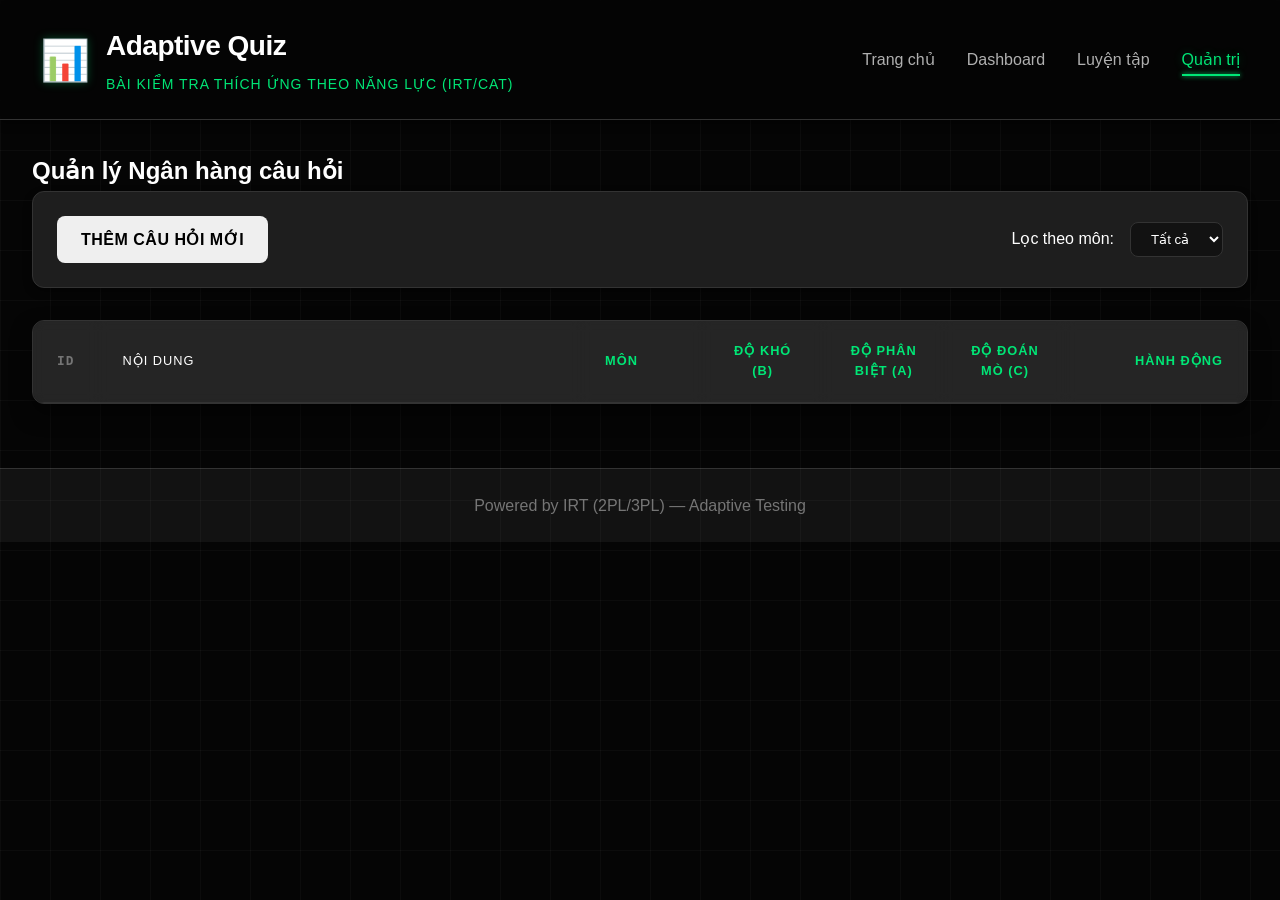
<file: frontend/pages/admin/index.html>
<!DOCTYPE html>
<html lang="vi">
<head>
    <meta charset="UTF-8">
    <meta name="viewport" content="width=device-width, initial-scale=1.0">
    <title>Quản lý Ngân hàng câu hỏi</title>
    <link rel="stylesheet" href="../../css/global.css">
    <link rel="stylesheet" href="style.css">
</head>
<body>
    <!-- Header -->
    <div id="header-placeholder"></div>

    <div class="container">
        <div class="page-header">
            <h2>Quản lý Ngân hàng câu hỏi</h2>
        </div>

            <div class="actions">
                <button id="add-btn" class="btn primary">Thêm câu hỏi mới</button>
                <div class="filter-group">
                    <label for="category-filter">Lọc theo môn:</label>
                    <select id="category-filter">
                        <option value="">Tất cả</option>
                        <!-- Categories will be populated here -->
                    </select>
                </div>
            </div>

            <div class="table-container">
                <table id="questions-table">
                    <thead>
                        <tr>
                            <th>ID</th>
                            <th>Nội dung</th>
                            <th>Môn</th>
                            <th>Độ khó (b)</th>
                            <th>Độ phân biệt (a)</th>
                            <th>Độ đoán mò (c)</th>
                            <th>Hành động</th>
                        </tr>
                    </thead>
                    <tbody>
                        <!-- Questions will be populated here -->
                    </tbody>
                </table>
            </div>
        </div>

        <main>
    </div>

    <!-- Modal for Add/Edit -->
    <div id="question-modal" class="modal">
        <div class="modal-content">
            <span class="close">&times;</span>
            <h2 id="modal-title">Thêm câu hỏi</h2>
            <form id="question-form">
                <div class="form-group">
                    <label for="item_id">ID Câu hỏi (Tự động nếu trống):</label>
                    <input type="text" id="item_id" name="item_id">
                </div>
                <div class="form-group">
                    <label for="category">Môn học:</label>
                    <select id="category" name="category" required>
                        <!-- Categories will be populated here -->
                    </select>
                </div>
                <div class="form-group">
                    <label for="stem">Nội dung câu hỏi:</label>
                    <textarea id="stem" name="stem" rows="3" required></textarea>
                </div>
                
                <div class="form-group">
                    <label>Các lựa chọn:</label>
                    <div class="choice-input">
                        <input type="radio" name="correct" value="0" required>
                        <input type="text" name="choice_0" placeholder="Lựa chọn A" required>
                    </div>
                    <div class="choice-input">
                        <input type="radio" name="correct" value="1">
                        <input type="text" name="choice_1" placeholder="Lựa chọn B" required>
                    </div>
                    <div class="choice-input">
                        <input type="radio" name="correct" value="2">
                        <input type="text" name="choice_2" placeholder="Lựa chọn C" required>
                    </div>
                    <div class="choice-input">
                        <input type="radio" name="correct" value="3">
                        <input type="text" name="choice_3" placeholder="Lựa chọn D" required>
                    </div>
                </div>

                <div class="form-row">
                    <div class="form-group">
                        <label for="params_a">Độ phân biệt (a):</label>
                        <input type="number" id="params_a" name="params_a" step="0.1" value="1.0" required>
                    </div>
                    <div class="form-group">
                        <label for="params_b">Độ khó (b):</label>
                        <input type="number" id="params_b" name="params_b" step="0.1" value="0.0" required>
                    </div>
                    <div class="form-group">
                        <label for="params_c">Độ đoán mò (c):</label>
                        <input type="number" id="params_c" name="params_c" step="0.01" value="0.0">
                    </div>
                </div>

                <div class="form-actions">
                    <button type="submit" class="btn primary">Lưu</button>
                    <button type="button" class="btn secondary close-btn">Hủy</button>
                </div>
            </form>
        </div>
    </div>

    <!-- Footer -->
    <div id="footer-placeholder"></div>

    <script src="../../js/components.js"></script>
    <script src="script.js"></script>
</body>
</html>
</file>
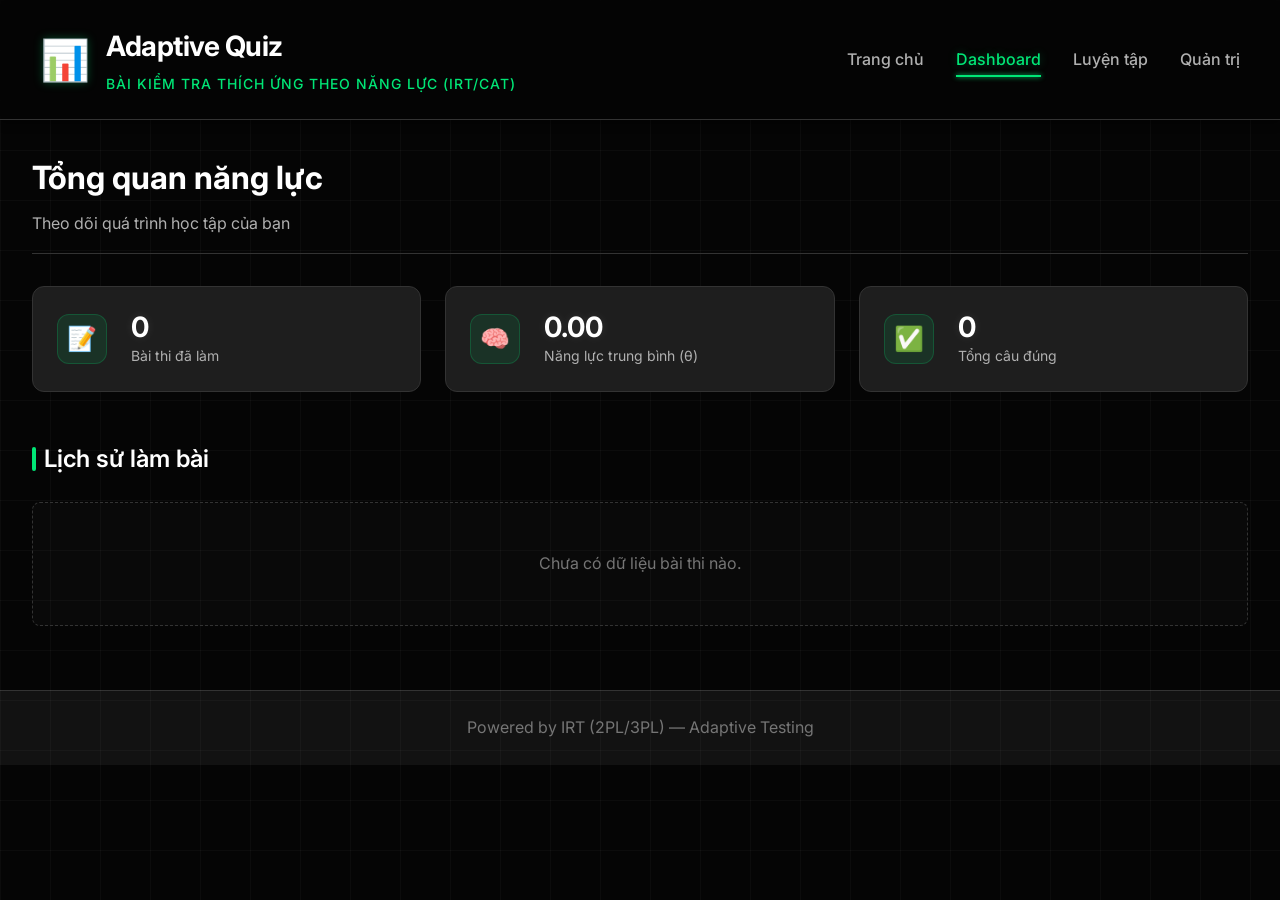
<file: frontend/pages/dashboard/index.html>
<!DOCTYPE html>
<html lang="vi">
<head>
    <meta charset="UTF-8">
    <meta name="viewport" content="width=device-width, initial-scale=1.0">
    <title>Adaptive Quiz - Dashboard</title>
    <link rel="stylesheet" href="../../css/global.css">
    <link rel="stylesheet" href="./dashboard.css">
    <link rel="preconnect" href="https://fonts.googleapis.com">
    <link rel="preconnect" href="https://fonts.gstatic.com" crossorigin>
    <link href="https://fonts.googleapis.com/css2?family=Inter:wght@300;400;500;600;700&display=swap" rel="stylesheet">
</head>
<body>
    <!-- Header -->
    <div id="header-placeholder"></div>

    <!-- Main Container -->
    <main class="container">
        <!-- Dashboard Screen -->
        <section id="dashboard-screen" class="screen dashboard-screen">
            <div class="dashboard-header">
                <h2>Tổng quan năng lực</h2>
                <p>Theo dõi quá trình học tập của bạn</p>
            </div>
            
            <div class="stats-overview">
                <div class="stat-box">
                    <div class="stat-box-icon">📝</div>
                    <div class="stat-box-info">
                        <span class="stat-box-value" id="dash-total-quizzes">0</span>
                        <span class="stat-box-label">Bài thi đã làm</span>
                    </div>
                </div>
                <div class="stat-box">
                    <div class="stat-box-icon">🧠</div>
                    <div class="stat-box-info">
                        <span class="stat-box-value" id="dash-avg-theta">0.00</span>
                        <span class="stat-box-label">Năng lực trung bình (θ)</span>
                    </div>
                </div>
                <div class="stat-box">
                    <div class="stat-box-icon">✅</div>
                    <div class="stat-box-info">
                        <span class="stat-box-value" id="dash-total-correct">0</span>
                        <span class="stat-box-label">Tổng câu đúng</span>
                    </div>
                </div>
            </div>

            <div class="recent-activity">
                <h3>Lịch sử làm bài</h3>
                <div class="activity-list" id="activity-list">
                    <!-- Activity items will be injected here -->
                    <div class="empty-state">Chưa có dữ liệu bài thi nào.</div>
                </div>
            </div>
        </section>
    </main>

    <!-- Footer -->
    <div id="footer-placeholder"></div>

    <script src="../../js/components.js"></script>
    <script src="../../js/common.js"></script>
    <script src="./dashboard.js"></script>
</body>
</html>
</file>
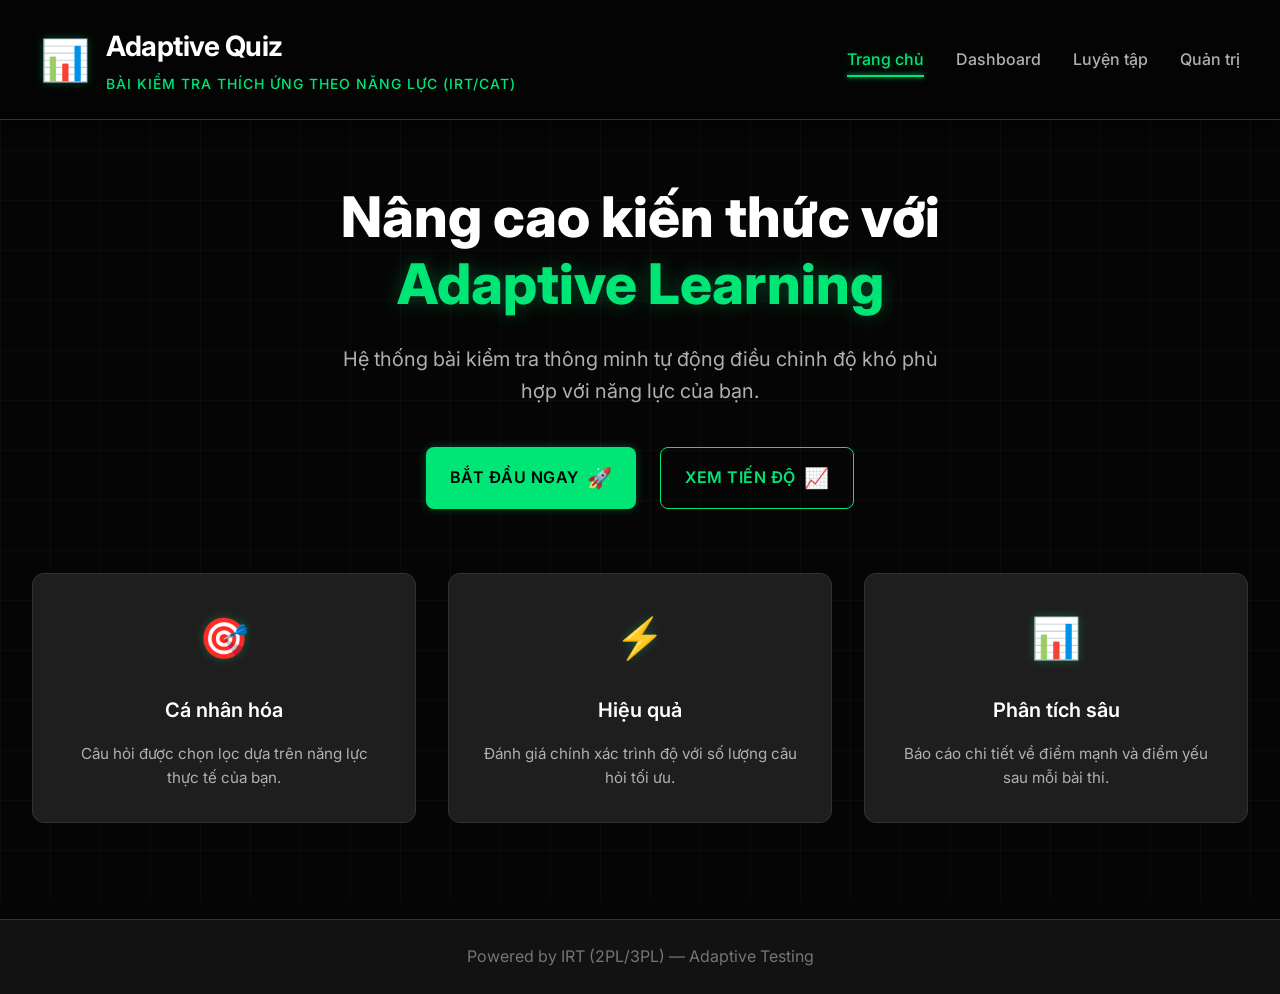
<file: frontend/pages/home/index.html>
<!DOCTYPE html>
<html lang="vi">
<head>
    <meta charset="UTF-8">
    <meta name="viewport" content="width=device-width, initial-scale=1.0">
    <title>Adaptive Quiz - Trang chủ</title>
    <link rel="stylesheet" href="../../css/global.css">
    <link rel="stylesheet" href="./home.css">
    <link rel="preconnect" href="https://fonts.googleapis.com">
    <link rel="preconnect" href="https://fonts.gstatic.com" crossorigin>
    <link href="https://fonts.googleapis.com/css2?family=Inter:wght@300;400;500;600;700&display=swap" rel="stylesheet">
</head>
<body>
    <!-- Header -->
    <div id="header-placeholder"></div>

    <!-- Main Container -->
    <main class="container">
        <!-- Home Screen -->
        <section id="home-screen" class="screen home-screen">
            <div class="hero-section">
                <h1 class="hero-title">Nâng cao kiến thức với<br><span class="highlight">Adaptive Learning</span></h1>
                <p class="hero-subtitle">Hệ thống bài kiểm tra thông minh tự động điều chỉnh độ khó phù hợp với năng lực của bạn.</p>
                <div class="hero-actions">
                    <a href="../quiz/index.html" class="btn btn-primary btn-large" style="text-decoration: none;">
                        <span class="btn-text">Bắt đầu ngay</span>
                        <span class="btn-icon">🚀</span>
                    </a>
                    <a href="../dashboard/index.html" class="btn btn-secondary btn-large" style="text-decoration: none;">
                        <span class="btn-text">Xem tiến độ</span>
                        <span class="btn-icon">📈</span>
                    </a>
                </div>
            </div>
            <div class="features-grid">
                <div class="feature-card">
                    <div class="feature-icon">🎯</div>
                    <h3>Cá nhân hóa</h3>
                    <p>Câu hỏi được chọn lọc dựa trên năng lực thực tế của bạn.</p>
                </div>
                <div class="feature-card">
                    <div class="feature-icon">⚡</div>
                    <h3>Hiệu quả</h3>
                    <p>Đánh giá chính xác trình độ với số lượng câu hỏi tối ưu.</p>
                </div>
                <div class="feature-card">
                    <div class="feature-icon">📊</div>
                    <h3>Phân tích sâu</h3>
                    <p>Báo cáo chi tiết về điểm mạnh và điểm yếu sau mỗi bài thi.</p>
                </div>
            </div>
        </section>
    </main>

    <!-- Footer -->
    <div id="footer-placeholder"></div>

    <script src="../../js/components.js"></script>
    <script src="../../js/common.js"></script>
</body>
</html>
</file>
<file: frontend/css/global.css>
/* ===== CSS Variables ===== */
:root {
  /* Backgrounds */
  --bg-primary: #050505;
  --bg-secondary: #121212;
  --bg-card: #1e1e1e;
  --bg-card-hover: #252525;

  /* Text */
  --text-primary: #ffffff;
  --text-secondary: #b0b0b0;
  --text-muted: #757575;

  /* Accents - Green */
  --primary: #00e676;
  --primary-hover: #00c853;
  --primary-light: #69f0ae;
  --primary-glow: rgba(0, 230, 118, 0.3);

  /* Secondary Accents */
  --secondary: #00b0ff; /* Keeping a secondary blue for contrast if needed, or map to green */

  /* Status */
  --success: #00e676;
  --success-light: #69f0ae;
  --error: #ff5252;
  --error-light: #ff8a80;
  --warning: #ffab40;
  --info: #00b0ff;

  /* Borders & Shadows */
  --border: #333333;
  --border-light: #444444;
  --shadow-sm: 0 2px 4px rgba(0, 0, 0, 0.3);
  --shadow-md: 0 4px 8px rgba(0, 0, 0, 0.4);
  --shadow-lg: 0 10px 20px rgba(0, 0, 0, 0.5);
  --shadow-glow: 0 0 15px var(--primary-glow);

  /* Layout */
  --radius-sm: 4px;
  --radius-md: 8px;
  --radius-lg: 12px;
  --radius-xl: 16px;
  --transition: all 0.3s cubic-bezier(0.4, 0, 0.2, 1);
}

/* ===== Reset & Base Styles ===== */
* {
  box-sizing: border-box;
  margin: 0;
  padding: 0;
}

html {
  font-size: 16px;
  scroll-behavior: smooth;
}

body {
  font-family: "Inter", -apple-system, BlinkMacSystemFont, "Segoe UI", Roboto,
    sans-serif;
  background-color: var(--bg-primary);
  color: var(--text-primary);
  line-height: 1.6;
  min-height: 100vh;
  padding: 0;
  margin: 0;
  overflow-x: hidden;
}

/* Background Pattern - Subtle Grid */
body::before {
  content: "";
  position: fixed;
  top: 0;
  left: 0;
  width: 100%;
  height: 100%;
  background-image: linear-gradient(
      rgba(255, 255, 255, 0.03) 1px,
      transparent 1px
    ),
    linear-gradient(90deg, rgba(255, 255, 255, 0.03) 1px, transparent 1px);
  background-size: 50px 50px;
  pointer-events: none;
  z-index: 0;
}

/* ===== Layout ===== */
.app-header {
  background: rgba(5, 5, 5, 0.9);
  backdrop-filter: blur(10px);
  border-bottom: 1px solid var(--border);
  padding: 1.5rem 2rem;
  position: sticky;
  top: 0;
  z-index: 100;
  box-shadow: var(--shadow-md);
}

.header-content {
  max-width: 1200px;
  margin: 0 auto;
  display: flex;
  justify-content: space-between;
  align-items: center;
}

.logo-section {
  display: flex;
  align-items: center;
  gap: 1rem;
}

.logo-icon {
  font-size: 2.5rem;
  filter: drop-shadow(0 0 5px var(--primary-glow));
}

.app-header h1 {
  font-size: 1.75rem;
  font-weight: 700;
  color: var(--text-primary);
  margin: 0;
  letter-spacing: -0.5px;
}

.subtitle {
  color: var(--primary);
  font-size: 0.875rem;
  margin-top: 0.25rem;
  font-weight: 500;
  text-transform: uppercase;
  letter-spacing: 1px;
}

.container {
  max-width: 100%;
  margin: 2rem auto;
  padding: 0 2rem;
  position: relative;
  z-index: 1;
}

.app-footer {
  background: var(--bg-secondary);
  border-top: 1px solid var(--border);
  padding: 1.5rem;
  text-align: center;
  color: var(--text-muted);
  margin-top: 4rem;
}

.footer-content {
  max-width: 1200px;
  margin: 0 auto;
}

/* ===== Navigation ===== */
.main-nav {
  margin-left: auto;
}

.nav-list {
  display: flex;
  list-style: none;
  gap: 2rem;
  margin: 0;
  padding: 0;
}

.nav-link {
  color: var(--text-secondary);
  text-decoration: none;
  font-weight: 500;
  font-size: 1rem;
  padding: 0.5rem 0;
  position: relative;
  transition: var(--transition);
}

.nav-link:hover,
.nav-link.active {
  color: var(--primary);
  text-shadow: 0 0 10px var(--primary-glow);
}

.nav-link::after {
  content: "";
  position: absolute;
  bottom: 0;
  left: 0;
  width: 0;
  height: 2px;
  background: var(--primary);
  box-shadow: 0 0 5px var(--primary);
  transition: width 0.3s ease;
}

.nav-link:hover::after,
.nav-link.active::after {
  width: 100%;
}

/* ===== Card Styles ===== */
.card {
  background: var(--bg-card);
  border: 1px solid var(--border);
  border-radius: var(--radius-lg);
  padding: 2rem;
  margin-bottom: 2rem;
  box-shadow: var(--shadow-md);
  transition: var(--transition);
  animation: slideIn 0.5s ease-out;
}

@keyframes slideIn {
  from {
    opacity: 0;
    transform: translateY(20px);
  }
  to {
    opacity: 1;
    transform: translateY(0);
  }
}

.card:hover {
  border-color: var(--primary);
  box-shadow: var(--shadow-glow);
  transform: translateY(-2px);
}

.card-header {
  margin-bottom: 2rem;
  border-bottom: 1px solid var(--border);
  padding-bottom: 1rem;
}

.card-header h2 {
  font-size: 1.75rem;
  font-weight: 600;
  margin-bottom: 0.5rem;
  color: var(--text-primary);
}

.card-description {
  color: var(--text-secondary);
  font-size: 0.95rem;
}

.card-body {
  margin-bottom: 2rem;
}

.card-footer {
  display: flex;
  justify-content: center;
  gap: 1rem;
}

/* ===== Form Styles ===== */
.form-group {
  margin-bottom: 1.5rem;
}

.form-label {
  display: block;
  margin-bottom: 0.75rem;
}

.label-text {
  display: block;
  font-weight: 500;
  color: var(--text-primary);
  margin-bottom: 0.25rem;
}

.label-hint {
  display: block;
  font-size: 0.875rem;
  color: var(--text-muted);
}

.input-wrapper {
  position: relative;
  display: flex;
  align-items: center;
}

.form-input {
  width: 100%;
  background: var(--bg-secondary);
  border: 1px solid var(--border);
  border-radius: var(--radius-md);
  padding: 0.875rem 1rem 0.875rem 3rem;
  color: var(--text-primary);
  font-size: 1rem;
  transition: var(--transition);
  outline: none;
}

.form-input:focus {
  border-color: var(--primary);
  box-shadow: 0 0 0 2px var(--primary-glow);
  background: var(--bg-card);
}

.input-icon {
  position: absolute;
  left: 1rem;
  font-size: 1.25rem;
  pointer-events: none;
  color: var(--text-muted);
}

.form-input:focus + .input-icon {
  color: var(--primary);
}

.info-box {
  background: rgba(30, 30, 30, 0.5);
  border: 1px solid var(--border);
  border-left: 4px solid var(--primary);
  border-radius: var(--radius-md);
  padding: 1rem;
  display: flex;
  gap: 1rem;
  margin-top: 1.5rem;
}

.info-icon {
  font-size: 1.5rem;
  flex-shrink: 0;
}

.info-content {
  color: var(--text-secondary);
  font-size: 0.9rem;
  line-height: 1.5;
}

.info-content strong {
  color: var(--primary);
}

/* ===== Button Styles ===== */
.btn {
  display: inline-flex;
  align-items: center;
  justify-content: center;
  gap: 0.5rem;
  padding: 0.875rem 1.5rem;
  border: none;
  border-radius: var(--radius-md);
  font-size: 1rem;
  font-weight: 600;
  cursor: pointer;
  transition: var(--transition);
  outline: none;
  font-family: inherit;
  position: relative;
  overflow: hidden;
  text-transform: uppercase;
  letter-spacing: 0.5px;
}

.btn-primary {
  background: var(--primary);
  color: #000000;
  box-shadow: 0 0 10px var(--primary-glow);
}

.btn-primary:hover:not(:disabled) {
  background: var(--primary-hover);
  box-shadow: 0 0 20px var(--primary-glow);
  transform: translateY(-2px);
}

.btn-primary:active:not(:disabled) {
  transform: translateY(0);
}

.btn-secondary {
  background: transparent;
  color: var(--primary);
  border: 1px solid var(--primary);
}

.btn-secondary:hover:not(:disabled) {
  background: rgba(0, 230, 118, 0.1);
  box-shadow: 0 0 10px var(--primary-glow);
}

.btn-hint {
  background: transparent;
  color: var(--warning);
  border: 1px solid var(--warning);
}

.btn-hint:hover:not(:disabled) {
  background: rgba(255, 171, 64, 0.1);
  box-shadow: 0 0 10px rgba(255, 171, 64, 0.3);
  transform: translateY(-2px);
}

.btn-hint:disabled {
  opacity: 0.3;
  cursor: not-allowed;
}

.choice-item.hinted {
  border-color: var(--warning) !important;
  background: rgba(255, 171, 64, 0.15) !important;
  box-shadow: 0 0 0 2px rgba(255, 171, 64, 0.3),
    0 0 15px rgba(255, 171, 64, 0.2) !important;
  animation: hintPulse 1s ease-out;
}

@keyframes hintPulse {
  0%,
  100% {
    transform: scale(1);
  }
  50% {
    transform: scale(1.02);
  }
}

.btn-icon {
  font-size: 1.25rem;
}

/* ===== Loading Overlay ===== */
.loading-overlay {
  position: fixed;
  top: 0;
  left: 0;
  right: 0;
  bottom: 0;
  background: rgba(5, 5, 5, 0.9);
  backdrop-filter: blur(5px);
  display: flex;
  flex-direction: column;
  align-items: center;
  justify-content: center;
  z-index: 2000;
  gap: 1rem;
}

.loading-overlay.hidden {
  display: none;
}

.loading-overlay p {
  color: var(--primary);
  font-size: 1.1rem;
  font-weight: 500;
  letter-spacing: 1px;
}

.loading-spinner {
  width: 50px;
  height: 50px;
  border: 2px solid var(--bg-card);
  border-top-color: var(--primary);
  border-radius: 50%;
  animation: spin 1s linear infinite;
  box-shadow: 0 0 15px var(--primary-glow);
}

@keyframes spin {
  to {
    transform: rotate(360deg);
  }
}

/* ===== Utility Classes ===== */
.hidden {
  display: none !important;
}

.screen {
  animation: slideIn 0.5s ease-out;
}

/* ===== Responsive Design ===== */
@media (max-width: 768px) {
  .container {
    padding: 0 1rem;
  }

  .card {
    padding: 1.5rem;
  }

  .app-header {
    padding: 1rem 1.5rem;
  }

  .app-header h1 {
    font-size: 1.5rem;
  }

  .header-content {
    flex-direction: column;
    gap: 1rem;
  }

  .main-nav {
    width: 100%;
    margin-left: 0;
    overflow-x: auto;
  }

  .nav-list {
    justify-content: center;
    gap: 1.5rem;
    padding-bottom: 0.5rem;
  }
}

@media (max-width: 480px) {
  .logo-section {
    flex-direction: column;
    align-items: flex-start;
    gap: 0.5rem;
  }

  .logo-icon {
    font-size: 2rem;
  }
}
</file>
<file: frontend/pages/admin/style.css>
/* Admin specific styles */

.actions {
    display: flex;
    justify-content: space-between;
    align-items: center;
    margin-bottom: 2rem;
    background: var(--bg-card);
    padding: 1.5rem;
    border-radius: var(--radius-lg);
    border: 1px solid var(--border);
    box-shadow: var(--shadow-md);
    transition: var(--transition);
}

.actions:hover {
    border-color: var(--primary-glow);
    box-shadow: var(--shadow-glow);
}

.filter-group {
    display: flex;
    align-items: center;
    gap: 1rem;
    color: var(--text-primary);
    font-weight: 500;
}

.filter-group select {
    padding: 0.5rem 1rem;
    border-radius: var(--radius-md);
    background: var(--bg-secondary);
    border: 1px solid var(--border);
    color: var(--text-primary);
    outline: none;
    transition: var(--transition);
    cursor: pointer;
}

.filter-group select:focus {
    border-color: var(--primary);
    box-shadow: 0 0 0 2px var(--primary-glow);
}

.table-container {
    overflow-x: auto;
    background-color: var(--bg-card);
    border-radius: var(--radius-lg);
    border: 1px solid var(--border);
    box-shadow: var(--shadow-lg);
    animation: slideIn 0.5s ease-out;
}

table {
    width: 100%;
    border-collapse: separate;
    border-spacing: 0;
    color: var(--text-primary);
}

th, td {
    padding: 1.25rem 1.5rem;
    text-align: left;
    border-bottom: 1px solid var(--border);
    transition: background-color 0.2s;
}

th {
    background-color: rgba(255, 255, 255, 0.03);
    color: var(--primary);
    font-weight: 600;
    text-transform: uppercase;
    font-size: 0.8rem;
    letter-spacing: 1px;
    position: sticky;
    top: 0;
    backdrop-filter: blur(5px);
}

tr:last-child td {
    border-bottom: none;
}

tr:hover td {
    background-color: rgba(255, 255, 255, 0.02);
}

td {
    color: var(--text-secondary);
    font-size: 0.95rem;
}

/* Specific column widths */
th:nth-child(1), td:nth-child(1) { width: 5%; font-family: monospace; color: var(--text-muted); } /* ID */
th:nth-child(2), td:nth-child(2) { width: 40%; font-weight: 500; color: var(--text-primary); } /* Content */
th:nth-child(3), td:nth-child(3) { width: 10%; } /* Category */
th:nth-child(4), td:nth-child(4) { width: 10%; text-align: center; } /* Difficulty (b) */
th:nth-child(5), td:nth-child(5) { width: 10%; text-align: center; } /* Discrimination (a) */
th:nth-child(6), td:nth-child(6) { width: 10%; text-align: center; } /* Guessing (c) */
th:nth-child(7), td:nth-child(7) { width: 15%; text-align: right; } /* Actions */

.btn-sm {
    padding: 0.5rem 1rem;
    font-size: 0.85rem;
    margin-left: 0.5rem;
    border-radius: var(--radius-sm);
    font-weight: 600;
    transition: var(--transition);
    border: 1px solid transparent;
}

.btn-edit {
    background-color: rgba(255, 171, 64, 0.1);
    color: var(--warning);
    border-color: rgba(255, 171, 64, 0.2);
}

.btn-edit:hover {
    background-color: var(--warning);
    color: #000;
    box-shadow: 0 0 10px rgba(255, 171, 64, 0.4);
}

.btn-delete {
    background-color: rgba(255, 82, 82, 0.1);
    color: var(--error);
    border-color: rgba(255, 82, 82, 0.2);
}

.btn-delete:hover {
    background-color: var(--error);
    color: #fff;
    box-shadow: 0 0 10px rgba(255, 82, 82, 0.4);
}

/* Modal Styles */
.modal {
    display: none; 
    position: fixed; 
    z-index: 2000; 
    left: 0;
    top: 0;
    width: 100%; 
    height: 100%; 
    overflow: auto; 
    background-color: rgba(0, 0, 0, 0.8); 
    backdrop-filter: blur(8px);
    animation: fadeIn 0.3s ease-out;
}

@keyframes fadeIn {
    from { opacity: 0; }
    to { opacity: 1; }
}

.modal-content {
    background-color: var(--bg-card);
    margin: 5% auto; 
    padding: 2.5rem;
    border: 1px solid var(--border);
    width: 90%; 
    max-width: 700px;
    border-radius: var(--radius-xl);
    position: relative;
    box-shadow: var(--shadow-lg);
    color: var(--text-primary);
    animation: slideUp 0.4s cubic-bezier(0.16, 1, 0.3, 1);
}

@keyframes slideUp {
    from { transform: translateY(50px); opacity: 0; }
    to { transform: translateY(0); opacity: 1; }
}

.close {
    color: var(--text-muted);
    float: right;
    font-size: 2rem;
    font-weight: bold;
    cursor: pointer;
    transition: var(--transition);
    line-height: 1;
}

.close:hover {
    color: var(--primary);
    transform: rotate(90deg);
}

.modal h2 {
    margin-top: 0;
    margin-bottom: 2rem;
    font-size: 1.5rem;
    color: var(--primary);
    border-bottom: 1px solid var(--border);
    padding-bottom: 1rem;
}

.form-group {
    margin-bottom: 1.5rem;
}

.form-group label {
    display: block;
    margin-bottom: 0.5rem;
    font-weight: 500;
    color: var(--text-secondary);
    font-size: 0.9rem;
}

.form-group input[type="text"],
.form-group input[type="number"],
.form-group select,
.form-group textarea {
    width: 100%;
    padding: 1rem;
    border: 1px solid var(--border);
    border-radius: var(--radius-md);
    background-color: var(--bg-secondary);
    color: var(--text-primary);
    font-family: inherit;
    font-size: 1rem;
    transition: var(--transition);
}

.form-group input:focus,
.form-group select:focus,
.form-group textarea:focus {
    border-color: var(--primary);
    outline: none;
    box-shadow: 0 0 0 2px var(--primary-glow);
    background-color: rgba(255, 255, 255, 0.03);
}

.form-group input:read-only {
    opacity: 0.7;
    cursor: not-allowed;
    border-style: dashed;
}

.choice-input {
    display: flex;
    align-items: center;
    gap: 1rem;
    margin-bottom: 1rem;
    background: var(--bg-secondary);
    padding: 0.5rem 1rem;
    border-radius: var(--radius-md);
    border: 1px solid transparent;
    transition: var(--transition);
}

.choice-input:focus-within {
    border-color: var(--primary);
    background: rgba(255, 255, 255, 0.03);
}

.choice-input input[type="radio"] {
    accent-color: var(--primary);
    width: 1.25rem;
    height: 1.25rem;
    cursor: pointer;
}

.choice-input input[type="text"] {
    flex-grow: 1;
    border: none;
    background: transparent;
    padding: 0.5rem;
    color: var(--text-primary);
}

.choice-input input[type="text"]:focus {
    box-shadow: none;
}

.form-row {
    display: grid;
    grid-template-columns: repeat(auto-fit, minmax(150px, 1fr));
    gap: 1.5rem;
}

.form-actions {
    text-align: right;
    margin-top: 2.5rem;
    display: flex;
    justify-content: flex-end;
    gap: 1rem;
    border-top: 1px solid var(--border);
    padding-top: 1.5rem;
}
</file>
<file: frontend/pages/dashboard/dashboard.css>
/* ===== Dashboard Screen ===== */
.dashboard-screen {
    animation: fadeIn 0.5s ease-out;
}

.dashboard-header {
    margin-bottom: 2rem;
    border-bottom: 1px solid var(--border);
    padding-bottom: 1rem;
}

.dashboard-header h2 {
    font-size: 2rem;
    font-weight: 700;
    margin-bottom: 0.5rem;
    color: var(--text-primary);
}

.dashboard-header p {
    color: var(--text-secondary);
}

.stats-overview {
    display: grid;
    grid-template-columns: repeat(auto-fit, minmax(200px, 1fr));
    gap: 1.5rem;
    margin-bottom: 3rem;
}

.stat-box {
    background: var(--bg-card);
    border: 1px solid var(--border);
    border-radius: var(--radius-lg);
    padding: 1.5rem;
    display: flex;
    align-items: center;
    gap: 1.5rem;
    transition: var(--transition);
}

.stat-box:hover {
    transform: translateY(-3px);
    border-color: var(--primary);
    box-shadow: var(--shadow-glow);
}

.stat-box-icon {
    width: 50px;
    height: 50px;
    background: rgba(0, 230, 118, 0.1);
    border-radius: 12px;
    display: flex;
    align-items: center;
    justify-content: center;
    font-size: 1.5rem;
    color: var(--primary);
    border: 1px solid rgba(0, 230, 118, 0.2);
}

.stat-box-info {
    display: flex;
    flex-direction: column;
}

.stat-box-value {
    font-size: 1.75rem;
    font-weight: 700;
    color: var(--text-primary);
    line-height: 1.2;
    text-shadow: 0 0 10px rgba(255, 255, 255, 0.1);
}

.stat-box-label {
    font-size: 0.875rem;
    color: var(--text-secondary);
}

.recent-activity h3 {
    font-size: 1.5rem;
    font-weight: 600;
    margin-bottom: 1.5rem;
    color: var(--text-primary);
    display: flex;
    align-items: center;
    gap: 0.5rem;
}

.recent-activity h3::before {
    content: '';
    display: block;
    width: 4px;
    height: 24px;
    background: var(--primary);
    border-radius: 2px;
}

.activity-list {
    display: flex;
    flex-direction: column;
    gap: 1rem;
}

.activity-item {
    background: var(--bg-card);
    border: 1px solid var(--border);
    border-radius: var(--radius-md);
    padding: 1rem 1.5rem;
    display: flex;
    align-items: center;
    justify-content: space-between;
    transition: var(--transition);
}

.activity-item:hover {
    background: var(--bg-card-hover);
    border-color: var(--primary);
    transform: translateX(5px);
}

.activity-info {
    display: flex;
    flex-direction: column;
    gap: 0.25rem;
}

.activity-date {
    font-size: 0.85rem;
    color: var(--text-muted);
}

.activity-score {
    font-weight: 600;
    color: var(--text-primary);
}

.activity-theta {
    font-family: monospace;
    background: rgba(0, 230, 118, 0.1);
    color: var(--primary);
    padding: 0.25rem 0.5rem;
    border-radius: 4px;
    font-size: 0.9rem;
    border: 1px solid rgba(0, 230, 118, 0.2);
}

.empty-state {
    text-align: center;
    padding: 3rem;
    color: var(--text-muted);
    background: rgba(255, 255, 255, 0.02);
    border-radius: var(--radius-md);
    border: 1px dashed var(--border);
}
</file>
<file: frontend/pages/home/home.css>
/* ===== Home Screen ===== */
.home-screen {
    text-align: center;
    padding: 2rem 0;
    animation: fadeIn 0.5s ease-out;
}

.hero-section {
    margin-bottom: 4rem;
}

.hero-title {
    font-size: 3.5rem;
    font-weight: 800;
    line-height: 1.2;
    margin-bottom: 1.5rem;
    color: var(--text-primary);
}

.hero-title .highlight {
    color: var(--primary);
    text-shadow: 0 0 20px var(--primary-glow);
    background: none;
    -webkit-text-fill-color: initial;
}

.hero-subtitle {
    font-size: 1.25rem;
    color: var(--text-secondary);
    max-width: 600px;
    margin: 0 auto 2.5rem;
}

.hero-actions {
    display: flex;
    justify-content: center;
    gap: 1.5rem;
}

.features-grid {
    display: grid;
    grid-template-columns: repeat(auto-fit, minmax(250px, 1fr));
    gap: 2rem;
    margin-top: 4rem;
}

.feature-card {
    background: var(--bg-card);
    border: 1px solid var(--border);
    border-radius: var(--radius-lg);
    padding: 2rem;
    transition: var(--transition);
    position: relative;
    overflow: hidden;
}

.feature-card::before {
    content: '';
    position: absolute;
    top: 0;
    left: 0;
    width: 100%;
    height: 2px;
    background: var(--primary);
    transform: scaleX(0);
    transform-origin: left;
    transition: transform 0.3s ease;
}

.feature-card:hover {
    transform: translateY(-5px);
    border-color: var(--primary);
    box-shadow: var(--shadow-glow);
}

.feature-card:hover::before {
    transform: scaleX(1);
}

.feature-icon {
    font-size: 2.5rem;
    margin-bottom: 1.5rem;
    filter: drop-shadow(0 0 5px var(--primary-glow));
}

.feature-card h3 {
    font-size: 1.25rem;
    font-weight: 600;
    margin-bottom: 1rem;
    color: var(--text-primary);
}

.feature-card p {
    color: var(--text-secondary);
    font-size: 0.95rem;
}

@media (max-width: 768px) {
    .hero-title {
        font-size: 2.5rem;
    }
    
    .hero-actions {
        flex-direction: column;
    }
}
</file>
